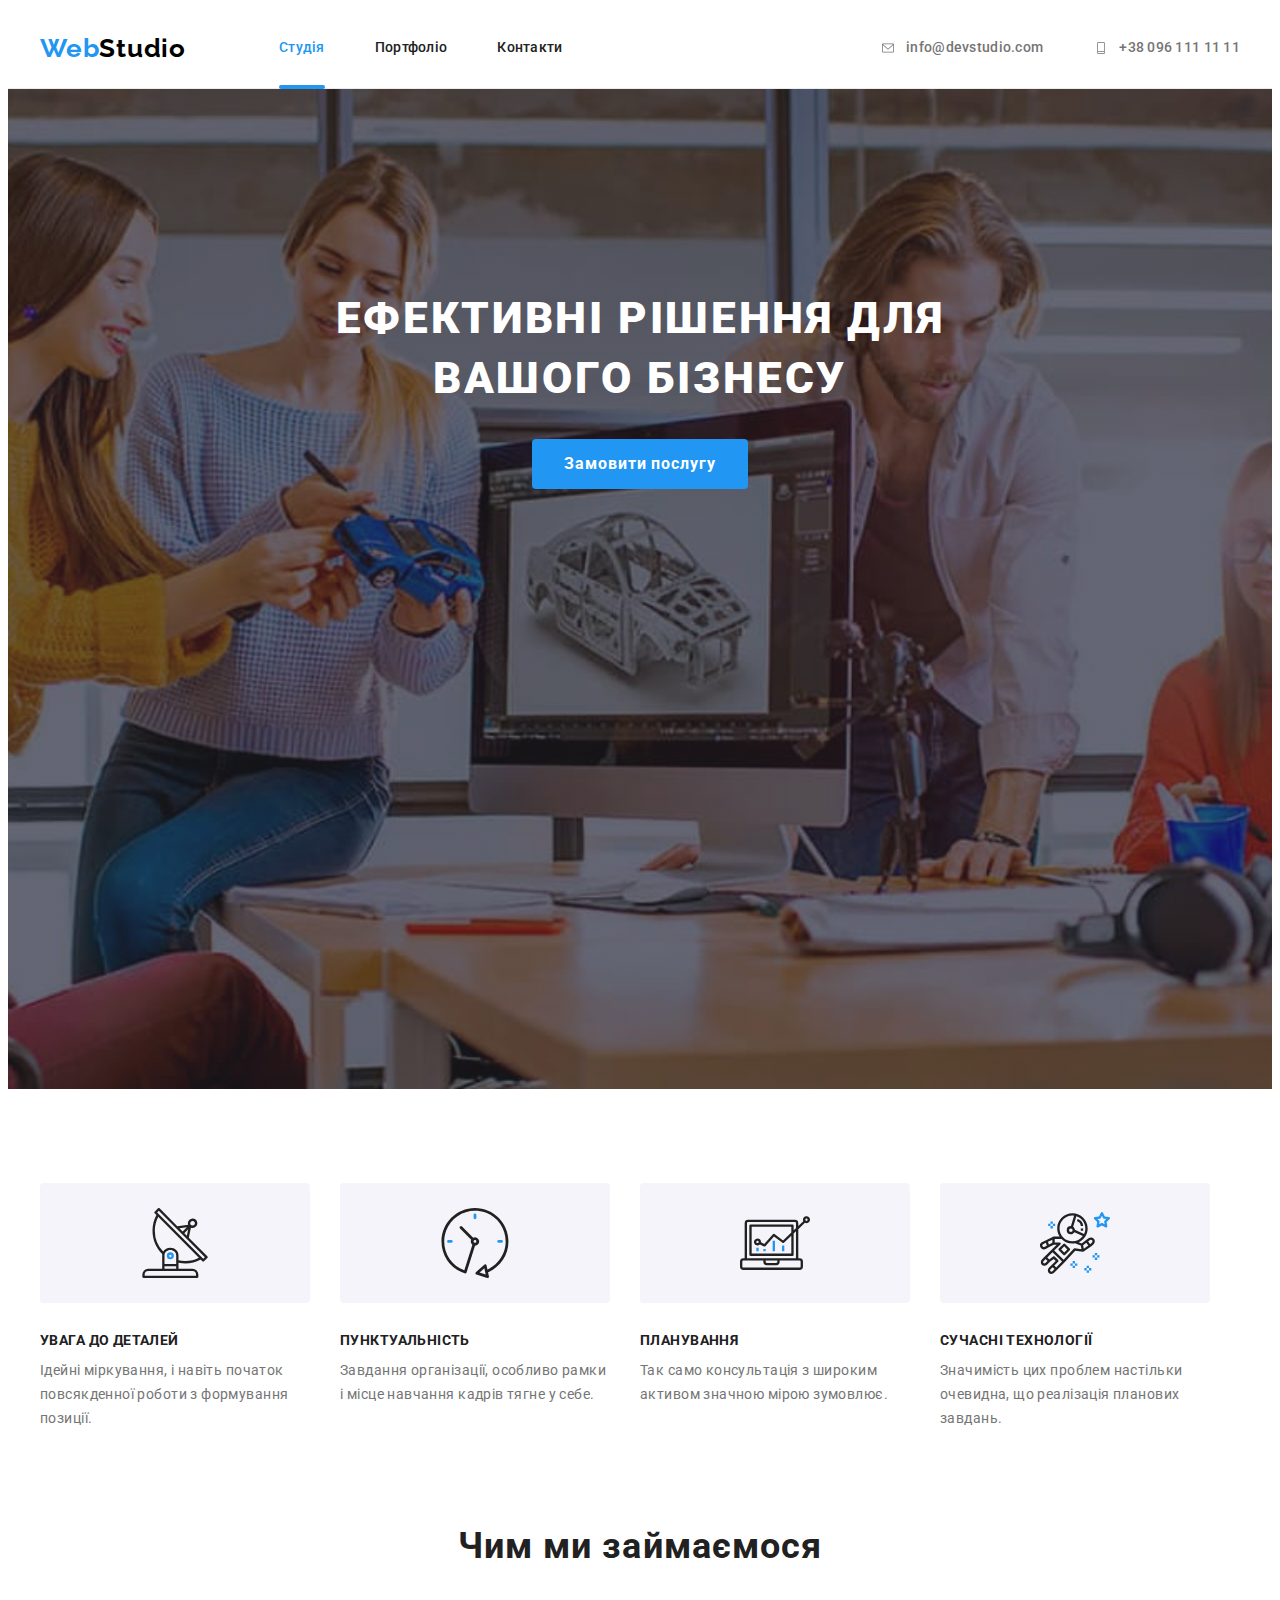
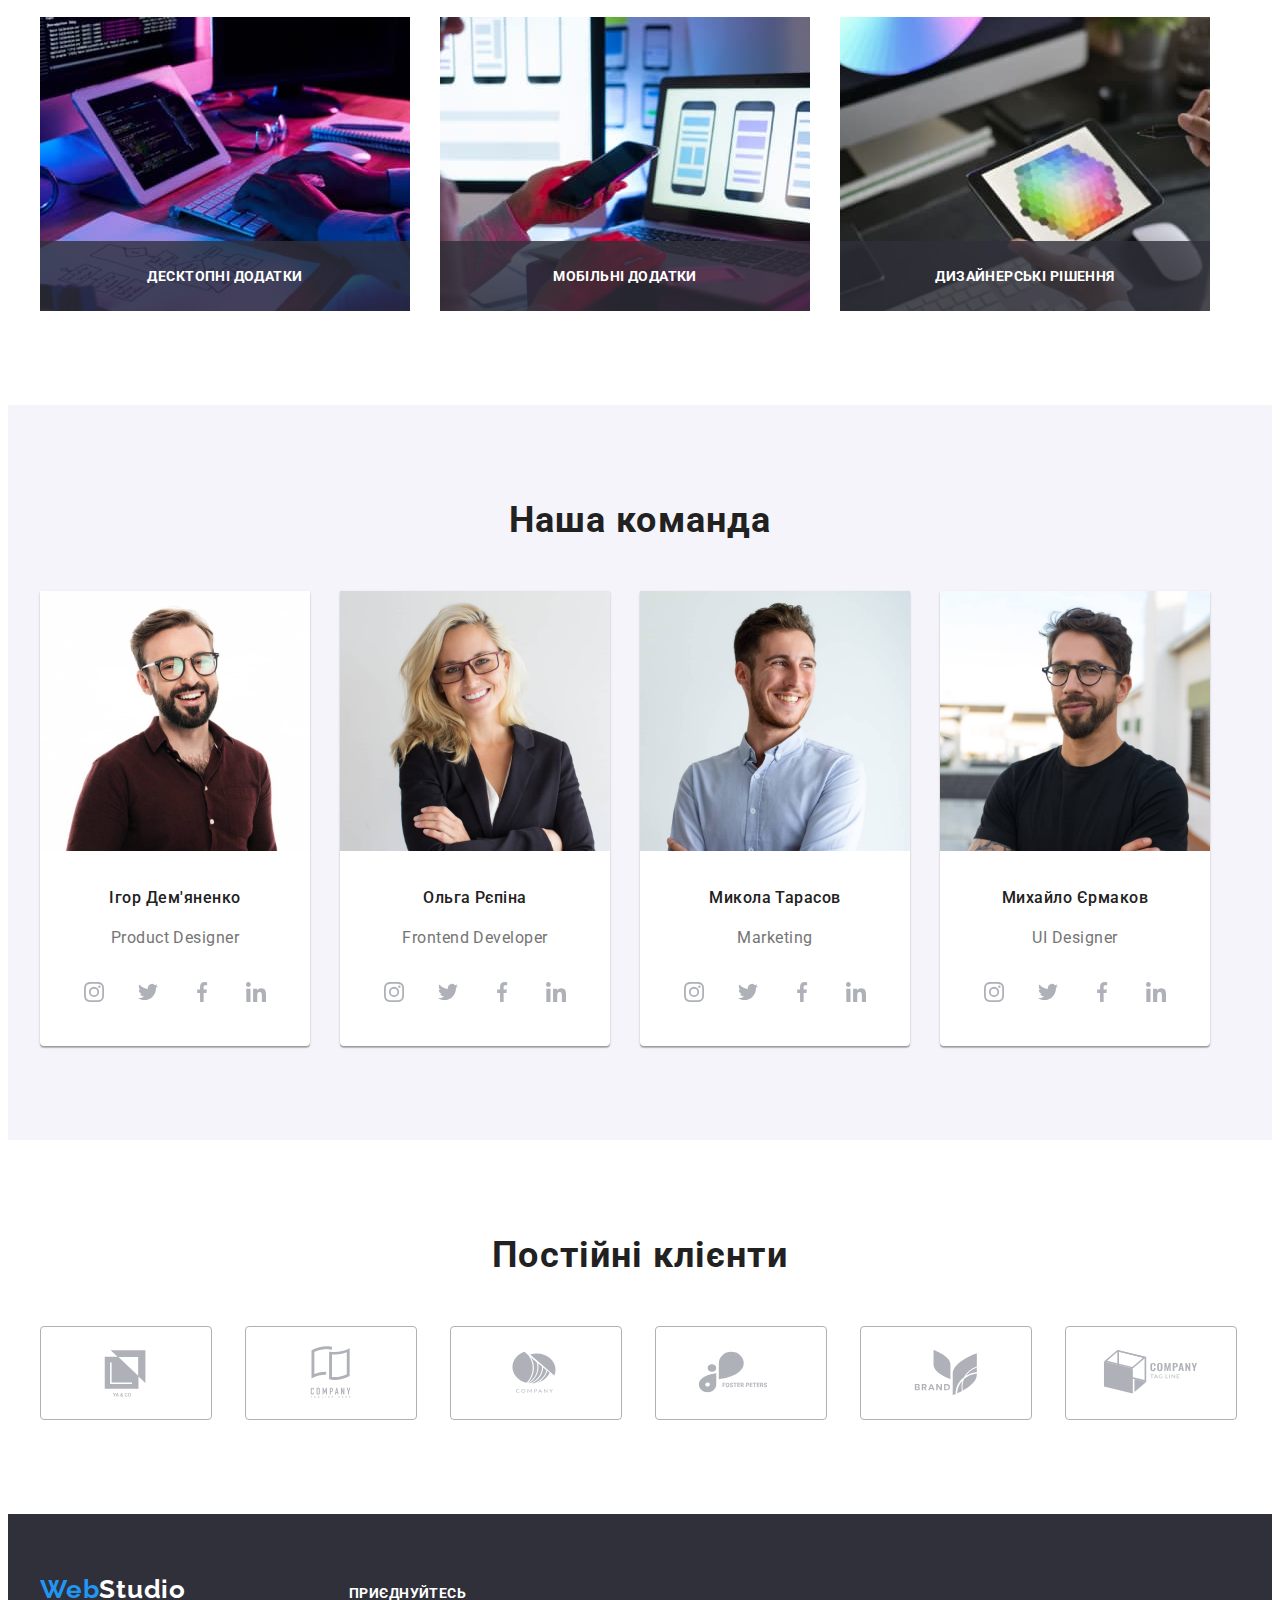
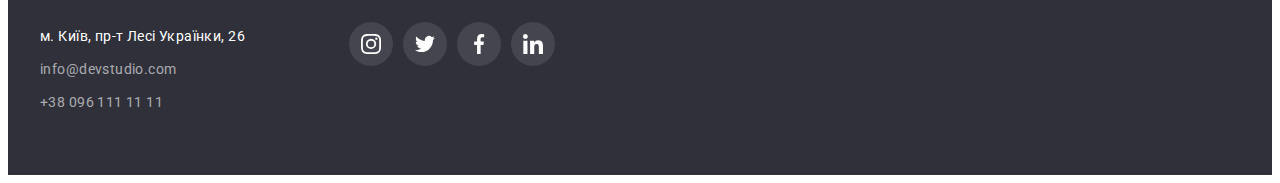
<file: index.html>
<!DOCTYPE html>
<html lang="uk">
  <head>
    <meta charset="UTF-8" />
    <meta http-equiv="X-UA-Compatible" content="IE=edge" />
    <meta name="viewport" content="width=device-width, initial-scale=1.0" />
    <title>Document</title>
    <link rel="preconnect" href="https://fonts.googleapis.com" />
    <link rel="preconnect" href="https://fonts.gstatic.com" crossorigin />
    <link
      href="https://fonts.googleapis.com/css2?family=Raleway:wght@700&family=Roboto:wght@400;500;700;900&display=swap"
      rel="stylesheet"
    />
    <link
      rel="stylesheet"
      href="https://cdnjs.cloudflare.com/ajax/libs/modern-normalize/1.1.0/modern-normalize.min.css"
      integrity="sha512-wpPYUAdjBVSE4KJnH1VR1HeZfpl1ub8YT/NKx4PuQ5NmX2tKuGu6U/JRp5y+Y8XG2tV+wKQpNHVUX03MfMFn9Q=="
      crossorigin="anonymous"
      referrerpolicy="no-referrer"
    />
    <link rel="stylesheet" href="./css/styles.css" />
  </head>
  <body>
    <!----------------------------------------------- header --------->
    <header class="heder">
      <!-- menu -->
      <div class="conteiner header-conteiner">
        <nav class="heder-nav">
          <a href="./index.html" lang="en" class="color-logo logo link"
            >Web<span class="heder-logo logo">Studio</span></a
          >
          <ul class="heder-list list">
            <li class="heder-item">
              <a href="" class="heder-link heder-studia link">Студія</a>
            </li>
            <li class="heder-item">
              <a href="./portfolio.html" class="heder-link link">Портфоліо</a>
            </li>
            <li class="heder-item">
              <a href="" class="heder-link link">Контакти</a>
            </li>
          </ul>
        </nav>
        <ul class="heder-list list">
          <li>
            <a href="mailto:info@devstudio.com" class="heder-email link">
              <svg class="email-icon" width="16" height="12">
                <use href="./images/icons.svg#icon-email"></use>
              </svg>
              info@devstudio.com
            </a>
          </li>
          <li>
            <a href="tel:+380961111111" class="heder-tel link"
              ><svg class="tel-icon" width="16" height="12">
                <use href="./images/icons.svg#icon-tel"></use>
              </svg>
              +38 096 111 11 11</a
            >
          </li>
        </ul>
      </div>
    </header>
    <!-- Унікальний контент сторінки -->
    <main>
      <!----------------------------------------------- hero ------------------->
      <section class="section-hero">
        <div class="conteiner">
          <h1 class="hero-title">Ефективні рішення для вашого бізнесу</h1>
          <button type="button" class="hero-btn btn" data-modal-open>Замовити послугу</button>
        </div>
      </section>
      <!-------------------------------------------- benefits ----------------->
      <section class="section-benefits section">
        <!---сховати заголовок--->
        <div class="conteiner">
          <h2 class="visually-hidden">Переваги</h2>
          <ul class="benefits-list list">
            <li class="benefits-item">
              <div class="benefits-icons">
                <svg class="icon-benefits" width="70" height="70">
                  <use href="./images/icons.svg#icon-benefits-1"></use>
                </svg>
              </div>
              <h3 class="benefits-title">Увага до деталей</h3>
              <p class="benefits-after-title">
                Ідейні міркування, і навіть початок повсякденної роботи з
                формування позиції.
              </p>
            </li>
            <li class="benefits-item">
              <div class="benefits-icons">
                <svg class="icon-benefits" width="70" height="70">
                  <use href="./images/icons.svg#icon-benefits-2"></use>
                </svg>
              </div>
              <h3 class="benefits-title">Пунктуальність</h3>
              <p class="benefits-after-title">
                Завдання організації, особливо рамки і місце навчання кадрів
                тягне у себе.
              </p>
            </li>
            <li class="benefits-item">
              <div class="benefits-icons">
                <svg class="icon-benefits" width="70" height="70">
                  <use href="./images/icons.svg#icon-benefits-3"></use>
                </svg>
              </div>
              <h3 class="benefits-title">Планування</h3>
              <p class="benefits-after-title">
                Так само консультація з широким активом значною мірою зумовлює.
              </p>
            </li>
            <li class="benefits-item">
              <div class="benefits-icons">
                <svg class="icon-benefits" width="70" height="70">
                  <use href="./images/icons.svg#icon-benefits-4"></use>
                </svg>
              </div>
              <h3 class="benefits-title">Сучасні технології</h3>
              <p class="benefits-after-title">
                Значимість цих проблем настільки очевидна, що реалізація
                планових завдань.
              </p>
            </li>
          </ul>
        </div>
      </section>
      <!---------------------------------------------- aktiviti ---------------->
      <section class="section-aktiviti section">
        <div class="conteiner">
          <h2 class="aktiviti-title">Чим ми займаємося</h2>
          <ul class="aktiviti-list list">
            <li class="aktiviti-item">
              <img
                src="./images/img-1.jpg"
                alt="стратегія"
                width="370"
                height="294"
                class="img"
              />
              <h3 class="aktiviti-after-title">Десктопні додатки</h3>
            </li>
            <li class="aktiviti-item">
              <img
                src="./images/img-2.jpg"
                alt="програмування"
                width="370"
                height="294"
                class="img"
              />
              <h3 class="aktiviti-after-title">Мобільні додатки</h3>
            </li>
            <li class="aktiviti-item">
              <img
                src="./images/img-3.jpg"
                alt="дизайн"
                width="370"
                height="294"
                class="img"
              />
              <h3 class="aktiviti-after-title">Дизайнерські рішення</h3>
            </li>
          </ul>
        </div>
      </section>
      <!----------------------------------------------- team ---------------->
      <section class="section-team section">
        <div class="conteiner">
          <h2 class="team-title">Наша команда</h2>
          <ul class="team-list list">
            <li class="team-item">
              <img
                src="./images/img-product-designer.jpg"
                alt="product designer"
                width="270"
                height="260"
                class="img"
              />
              <div class="team-name">
                <h3 class="team-people">Ігор Дем'яненко</h3>
                <p class="team-specialist">Product Designer</p>
                <!--ul.team-soc.list>li.team-soc-item*4>a.team-soc-link.link-->
                <ul class="team-soc list">
                  <li class="team-soc-item">
                    <a href="" class="team-soc-link link">
                      <svg class="team-soc-icon" width="20" height="20">
                        <use href="./images/icons.svg#icon-instagram"></use>
                      </svg>
                    </a>
                  </li>
                  <li class="team-soc-item">
                    <a href="" class="team-soc-link link"
                      ><svg class="team-soc-icon" width="20" height="20">
                        <use href="./images/icons.svg#icon-twitter"></use></svg
                    ></a>
                  </li>
                  <li class="team-soc-item">
                    <a href="" class="team-soc-link link"
                      ><svg class="team-soc-icon" width="20" height="20">
                        <use href="./images/icons.svg#icon-facebook"></use></svg
                    ></a>
                  </li>
                  <li class="team-soc-item">
                    <a href="" class="team-soc-link link"
                      ><svg class="team-soc-icon" width="20" height="20">
                        <use href="./images/icons.svg#icon-linkedin"></use></svg
                    ></a>
                  </li>
                </ul>
              </div>
            </li>
            <li class="team-item">
              <img
                src="./images/img-frontend-developer.jpg"
                alt="frontend developer"
                width="270"
                height="260"
                class="img"
              />
              <div class="team-name">
                <h3 class="team-people">Ольга Рєпіна</h3>
                <p class="team-specialist">Frontend Developer</p>
                <ul class="team-soc list">
                  <li class="team-soc-item">
                    <a href="" class="team-soc-link link">
                      <svg class="team-soc-icon" width="20" height="20">
                        <use href="./images/icons.svg#icon-instagram"></use>
                      </svg>
                    </a>
                  </li>
                  <li class="team-soc-item">
                    <a href="" class="team-soc-link link">
                      <svg class="team-soc-icon" width="20" height="20">
                        <use href="./images/icons.svg#icon-twitter"></use>
                      </svg>
                    </a>
                  </li>
                  <li class="team-soc-item">
                    <a href="" class="team-soc-link link"
                      ><svg class="team-soc-icon" width="20" height="20">
                        <use href="./images/icons.svg#icon-facebook"></use></svg
                    ></a>
                  </li>
                  <li class="team-soc-item">
                    <a href="" class="team-soc-link link">
                      <svg class="team-soc-icon" width="20" height="20">
                        <use href="./images/icons.svg#icon-linkedin"></use>
                      </svg>
                    </a>
                  </li>
                </ul>
              </div>
            </li>
            <li class="team-item">
              <img
                src="./images/img-marketing.jpg"
                alt="marketing"
                width="270"
                height="260"
                class="img"
              />
              <div class="team-name">
                <h3 class="team-people">Микола Тарасов</h3>
                <p class="team-specialist">Marketing</p>
                <ul class="team-soc list">
                  <li class="team-soc-item">
                    <a href="" class="team-soc-link link">
                      <svg class="team-soc-icon" width="20" height="20">
                        <use href="./images/icons.svg#icon-instagram"></use>
                      </svg>
                    </a>
                  </li>
                  <li class="team-soc-item">
                    <a href="" class="team-soc-link link"
                      ><svg class="team-soc-icon" width="20" height="20">
                        <use href="./images/icons.svg#icon-twitter"></use></svg
                    ></a>
                  </li>
                  <li class="team-soc-item">
                    <a href="" class="team-soc-link link"
                      ><svg class="team-soc-icon" width="20" height="20">
                        <use href="./images/icons.svg#icon-facebook"></use></svg
                    ></a>
                  </li>
                  <li class="team-soc-item">
                    <a href="" class="team-soc-link link"
                      ><svg class="team-soc-icon" width="20" height="20">
                        <use href="./images/icons.svg#icon-linkedin"></use></svg
                    ></a>
                  </li>
                </ul>
              </div>
            </li>
            <li class="team-item">
              <img
                src="./images/img-ui-designer.jpg"
                alt="ui designer"
                width="270"
                height="260"
                class="img"
              />
              <div class="team-name">
                <h3 class="team-people">Михайло Єрмаков</h3>
                <p class="team-specialist">UI Designer</p>
                <ul class="team-soc list">
                  <li class="team-soc-item">
                    <a href="" class="team-soc-link link">
                      <svg class="team-soc-icon" width="20" height="20">
                        <use href="./images/icons.svg#icon-instagram"></use>
                      </svg>
                    </a>
                  </li>
                  <li class="team-soc-item">
                    <a href="" class="team-soc-link link"
                      ><svg class="team-soc-icon" width="20" height="20">
                        <use href="./images/icons.svg#icon-twitter"></use></svg
                    ></a>
                  </li>
                  <li class="team-soc-item">
                    <a href="" class="team-soc-link link"
                      ><svg class="team-soc-icon" width="20" height="20">
                        <use href="./images/icons.svg#icon-facebook"></use></svg
                    ></a>
                  </li>
                  <li class="team-soc-item">
                    <a href="" class="team-soc-link link"
                      ><svg class="team-soc-icon" width="20" height="20">
                        <use href="./images/icons.svg#icon-linkedin"></use></svg
                    ></a>
                  </li>
                </ul>
              </div>
            </li>
          </ul>
        </div>
      </section>
      <!---------------------------------------------- customers ---------->
      <section class="section-customers section">
        <div class="conteiner">
          <h2 class="customers-title">Постійні клієнти</h2>
          <!--ul.team-soc.list>li.team-soc-item*4>a.team-soc-link.link-->
          <ul class="customers-list list">
            <li class="customers-item">
              <a href="#" class="customers-link link">
                <svg class="icon-customers-logo" width="106" height="60">
                  <use href="./images/icons.svg#icon-company-1"></use>
                </svg>
              </a>
            </li>
            <li class="customers-item">
              <a href="#" class="customers-link link">
                <svg class="icon-customers-logo" width="106" height="60">
                  <use href="./images/icons.svg#icon-company-2"></use></svg
              ></a>
            </li>
            <li class="customers-item">
              <a href="#" class="customers-link link">
                <svg class="icon-customers-logo" width="106" height="60">
                  <use href="./images/icons.svg#icon-company-3"></use></svg
              ></a>
            </li>
            <li class="customers-item">
              <a href="#" class="customers-link link">
                <svg class="icon-customers-logo" width="106" height="60">
                  <use href="./images/icons.svg#icon-company-4"></use></svg
              ></a>
            </li>
            <li class="customers-item">
              <a href="#" class="customers-link link">
                <svg class="icon-customers-logo" width="106" height="60">
                  <use href="./images/icons.svg#icon-company-5"></use></svg
              ></a>
            </li>
            <li class="customers-item">
              <a href="#" class="customers-link link">
                <svg class="icon-customers-logo" width="106" height="60">
                  <use href="./images/icons.svg#icon-company-6"></use>
                </svg>
              </a>
            </li>
          </ul>
        </div>
      </section>
    </main>
    <!--------------------------------------- Підвал сторінки -->
    <footer class="footer">
      <!---------------------------------------------footer -->
      <div class="conteiner conteiner-soc">
        <div class="footer-contacts">
          <a href="./index.html" lang="en" class="color-logo logo link"
            >Web<span class="footer-logo logo">Studio</span></a
          >
          <address class="address">
            <ul class="footer-list list">
              <li class="footer-item">
                <a
                  href="https://goo.gl/maps/eV7K1DGfb44Niiet6"
                  target="_blank"
                  rel="noopener noreferrer"
                  class="footer-address link"
                  >м. Київ, пр-т Лесі Українки, 26</a
                >
              </li>
              <li class="footer-item">
                <a href="malto:info@devstudio.com" class="footer-email link"
                  >info@devstudio.com</a
                >
              </li>
              <li class="footer-item">
                <a href="tel:+380961111111" class="footer-tel link"
                  >+38 096 111 11 11</a
                >
              </li>
            </ul>
          </address>
        </div>
        <div class="footer-soc-div">
          <strong class="footer-call">приєднуйтесь</strong>
          <ul class="footer-soc-list list">
            <li class="footer-soc-item">
              <a href="" class="footer-soc-link link">
                <svg class="footer-soc-icon" width="20" height="20">
                  <use href="./images/icons.svg#icon-instagram"></use>
                </svg>
              </a>
            </li>
            <li class="footer-soc-item">
              <a href="" class="footer-soc-link link"
                ><svg class="footer-soc-icon" width="20" height="20">
                  <use href="./images/icons.svg#icon-twitter"></use></svg
              ></a>
            </li>
            <li class="footer-soc-item">
              <a href="" class="footer-soc-link link"
                ><svg class="footer-soc-icon" width="20" height="20">
                  <use href="./images/icons.svg#icon-facebook"></use></svg
              ></a>
            </li>
            <li class="footer-soc-item">
              <a href="" class="footer-soc-link link"
                ><svg class="footer-soc-icon" width="20" height="20">
                  <use href="./images/icons.svg#icon-linkedin"></use></svg
              ></a>
            </li>
          </ul>
        </div>
      </div>
    </footer>
    <div class="backdrop is-hidden" data-modal>
      <div class="modal">
        <button type="button" class="modal-close-btn" data-modal-close>
          <svg class="modal-btn-icon"width="18" height="18">
            <use href="./images/icons.svg#icon-modal-btn"></use> 
          </svg>
        </button>
      </div>
    </div>
    <script src="./js/modal.js"></script>
  </body>
</html>
</file>
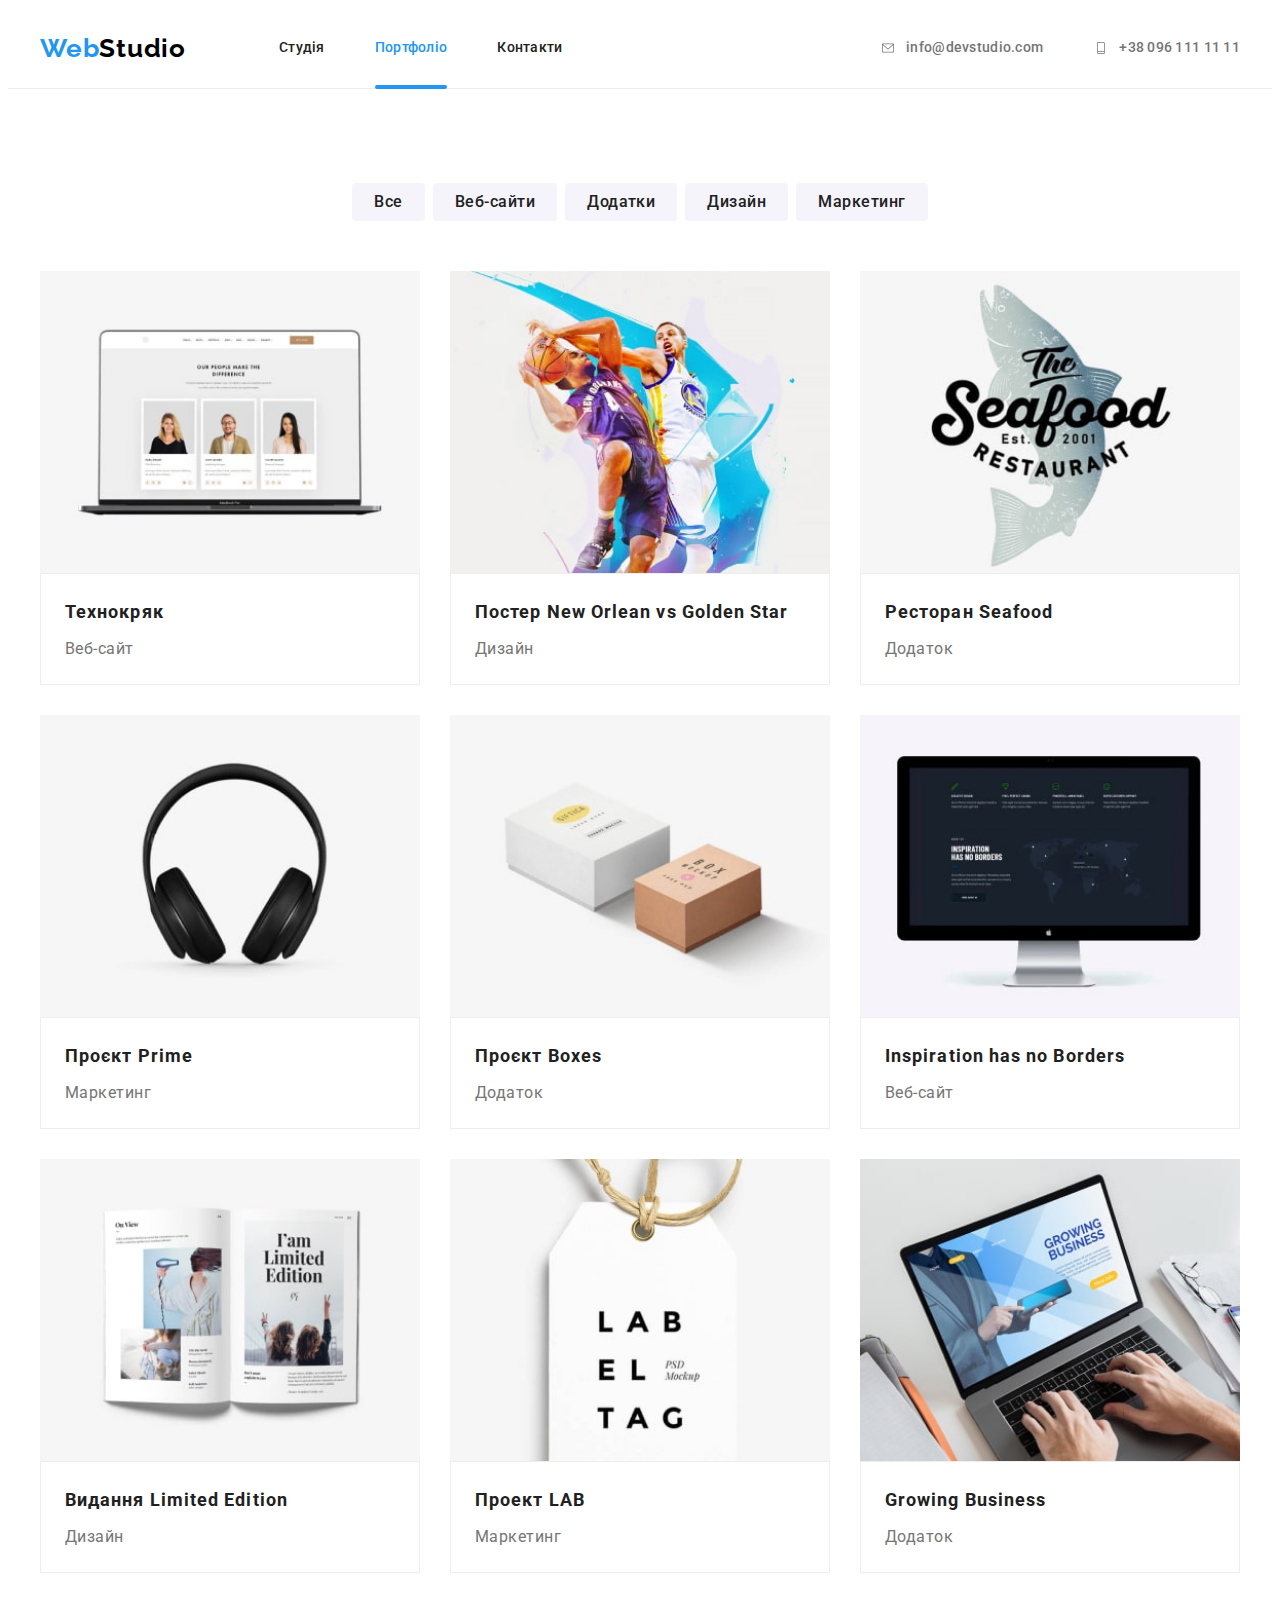
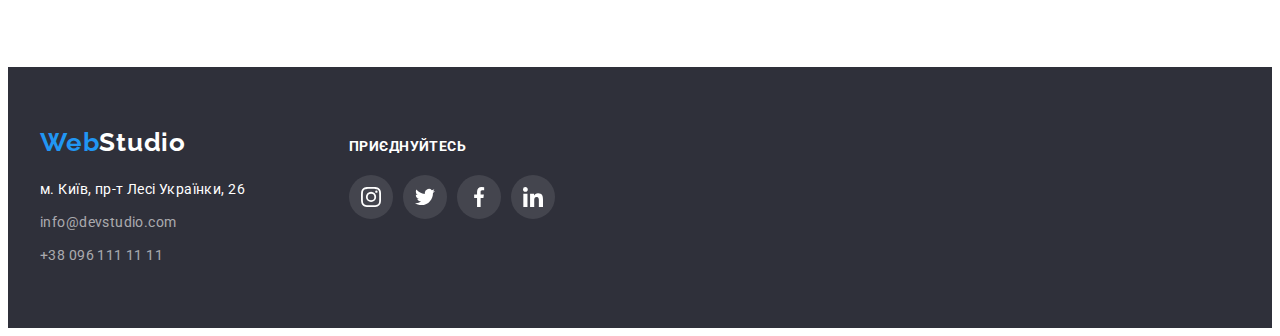
<file: portfolio.html>
<!DOCTYPE html>
<html lang="uk">
  <head>
    <meta charset="UTF-8" />
    <meta http-equiv="X-UA-Compatible" content="IE=edge" />
    <meta name="viewport" content="width=device-width, initial-scale=1.0" />
    <title>Document</title>
    <link rel="preconnect" href="https://fonts.googleapis.com" />
    <link rel="preconnect" href="https://fonts.gstatic.com" crossorigin />
    <link
      href="https://fonts.googleapis.com/css2?family=Raleway:wght@700&family=Roboto:wght@400;500;700;900&display=swap"
      rel="stylesheet"
    />
    <link
      rel="stylesheet"
      href="https://cdnjs.cloudflare.com/ajax/libs/modern-normalize/1.1.0/modern-normalize.min.css"
      integrity="sha512-wpPYUAdjBVSE4KJnH1VR1HeZfpl1ub8YT/NKx4PuQ5NmX2tKuGu6U/JRp5y+Y8XG2tV+wKQpNHVUX03MfMFn9Q=="
      crossorigin="anonymous"
      referrerpolicy="no-referrer"
    />
    <link rel="stylesheet" href="./css/styles.css" />
  </head>
  <body>
    <!-- Шпка сторінки -->
    <header class="heder">
      <!-- menu -->
      <div class="conteiner header-conteiner">
        <nav class="heder-nav">
          <a href="./index.html" lang="en" class="color-logo logo link"
            >Web<span class="heder-logo logo">Studio</span></a
          >
          <ul class="heder-list list">
            <li class="heder-item">
              <a href="./index.html" class="heder-link link">Студія</a>
            </li>
            <li class="heder-item">
              <a href="" class="heder-link heder-portfolio link">Портфоліо</a>
            </li>
            <li class="heder-item">
              <a href="" class="heder-link link">Контакти</a>
            </li>
          </ul>
        </nav>
        <ul class="heder-list list">
          <li>
            <a href="mailto:info@devstudio.com" class="heder-email link">
              <svg class="email-icon" width="16" height="12">
                <use href="./images/icons.svg#icon-email"></use>
              </svg>
              info@devstudio.com
            </a>
          </li>
          <li>
            <a href="tel:+380961111111" class="heder-tel link"
              ><svg class="tel-icon" width="16" height="12">
                <use href="./images/icons.svg#icon-tel"></use>
              </svg>
              +38 096 111 11 11</a
            >
          </li>
        </ul>
      </div>
    </header>
    <!-- Унікальний контент сторінки -->
    <main>
      <!-------------------------------------- portfolio batom------- -->
      <section class="batton-portfolio section">
        <div class="conteiner">
          <h2 class="visually-hidden">Види портфоліо</h2>
          <ul class="batton-list list">
            <li class="batton-item">
              <button type="button" class="portfolio-btn">Все</button>
            </li>
            <li class="batton-item">
              <button type="button" class="portfolio-btn">Веб-сайти</button>
            </li>
            <li class="batton-item">
              <button type="button" class="portfolio-btn">Додатки</button>
            </li>
            <li class="batton-item">
              <button type="button" class="portfolio-btn">Дизайн</button>
            </li>
            <li class="batton-item">
              <button type="button" class="portfolio-btn">Маркетинг</button>
            </li>
          </ul>
          <!----------------------------portfolio img------------------------------->
          <h2 class="visually-hidden">Портфоліо</h2>
          <ul class="portfolio-list list">
            <li class="portfolio-item">
              <a href="" class="portfolio-link link">
                <div class="portfolio-top-wrap">
                  <img
                    src="./images/img-portfolio-1-min.jpg"
                    alt="laptop"
                    width="370"
                    height="294"
                    class="img"
                  />
                  <p class="portfolio-title-overlay">
                    Ресурс пропонує комплексні пропозиції з різним рівнем
                    функціоналу та сервісів. Все це дозволить відвідувачу
                    отримати вичерпні відомості про компанію чи приватну особу.
                  </p>
                </div>
                <div class="portfolio-text">
                  <h3 class="portfolio-title">Технокряк</h3>
                  <p class="portfolio-after-title">Веб-сайт</p>
                </div>
              </a>
            </li>
            <li class="portfolio-item">
              <a href="" class="portfolio-link link">
                <div class="portfolio-top-wrap">
                  <img
                    src="./images/img-portfolio-2-min.jpg"
                    alt="sportsman"
                    width="370"
                    height="294"
                    class="img"
                  />
                  <p class="portfolio-title-overlay">
                    Ресурс пропонує комплексні пропозиції з різним рівнем
                    функціоналу та сервісів. Все це дозволить відвідувачу
                    отримати вичерпні відомості про компанію чи приватну особу.
                  </p>
                </div>
                <div class="portfolio-text">
                  <h3 class="portfolio-title">
                    Постер New Orlean vs Golden Star
                  </h3>
                  <p class="portfolio-after-title">Дизайн</p>
                </div>
              </a>
            </li>
            <li class="portfolio-item">
              <a href="" class="portfolio-link link">
                <div class="portfolio-top-wrap">
                  <img
                    src="./images/img-portfolio-3-min.jpg"
                    alt="fish"
                    width="370"
                    height="294"
                    class="img"
                  />
                  <p class="portfolio-title-overlay">
                    Ресурс пропонує комплексні пропозиції з різним рівнем
                    функціоналу та сервісів. Все це дозволить відвідувачу
                    отримати вичерпні відомості про компанію чи приватну особу.
                  </p>
                </div>
                <div class="portfolio-text">
                  <h3 class="portfolio-title">Ресторан Seafood</h3>
                  <p class="portfolio-after-title">Додаток</p>
                </div>
              </a>
            </li>
            <li class="portfolio-item">
              <a href="" class="portfolio-link link">
                <div class="portfolio-top-wrap">
                  <img
                    src="./images/img-portfolio-4-min.jpg"
                    alt="headphone"
                    width="370"
                    height="294"
                    class="img"
                  />
                  <p class="portfolio-title-overlay">
                    Ресурс пропонує комплексні пропозиції з різним рівнем
                    функціоналу та сервісів. Все це дозволить відвідувачу
                    отримати вичерпні відомості про компанію чи приватну особу.
                  </p>
                </div>
                <div class="portfolio-text">
                  <h3 class="portfolio-title">Проєкт Prime</h3>
                  <p class="portfolio-after-title">Маркетинг</p>
                </div>
              </a>
            </li>
            <li class="portfolio-item">
              <a href="" class="portfolio-link link">
                <div class="portfolio-top-wrap">
                  <img
                    src="./images/img-portfolio-5-min.jpg"
                    alt="boxes"
                    width="370"
                    height="294"
                    class="img"
                  />
                  <p class="portfolio-title-overlay">
                    Ресурс пропонує комплексні пропозиції з різним рівнем
                    функціоналу та сервісів. Все це дозволить відвідувачу
                    отримати вичерпні відомості про компанію чи приватну особу.
                  </p>
                </div>
                <div class="portfolio-text">
                  <h3 class="portfolio-title">Проєкт Boxes</h3>
                  <p class="portfolio-after-title">Додаток</p>
                </div>
              </a>
            </li>
            <li class="portfolio-item">
              <a href="" class="portfolio-link link">
                <div class="portfolio-top-wrap">
                  <img
                    src="./images/img-portfolio-6-min.jpg"
                    alt="monitor"
                    width="370"
                    height="294"
                    class="img"
                  />
                  <p class="portfolio-title-overlay">
                    Ресурс пропонує комплексні пропозиції з різним рівнем
                    функціоналу та сервісів. Все це дозволить відвідувачу
                    отримати вичерпні відомості про компанію чи приватну особу.
                  </p>
                </div>
                <div class="portfolio-text">
                  <h3 class="portfolio-title">Inspiration has no Borders</h3>
                  <p class="portfolio-after-title">Веб-сайт</p>
                </div>
              </a>
            </li>
            <li class="portfolio-item">
              <a href="" class="portfolio-link link">
                <div class="portfolio-top-wrap">
                  <img
                    src="./images/img-portfolio-7-min.jpg"
                    alt="magazine"
                    width="370"
                    height="294"
                    class="img"
                  />
                  <p class="portfolio-title-overlay">
                    Ресурс пропонує комплексні пропозиції з різним рівнем
                    функціоналу та сервісів. Все це дозволить відвідувачу
                    отримати вичерпні відомості про компанію чи приватну особу.
                  </p>
                </div>
                <div class="portfolio-text">
                  <h3 class="portfolio-title">Видання Limited Edition</h3>
                  <p class="portfolio-after-title">Дизайн</p>
                </div>
              </a>
            </li>
            <li class="portfolio-item">
              <a href="" class="portfolio-link link">
                <div class="portfolio-top-wrap">
                  <img
                    src="./images/img-portfolio-8-min.jpg"
                    alt="label"
                    width="370"
                    height="294"
                    class="img"
                  />
                  <p class="portfolio-title-overlay">
                    Ресурс пропонує комплексні пропозиції з різним рівнем
                    функціоналу та сервісів. Все це дозволить відвідувачу
                    отримати вичерпні відомості про компанію чи приватну особу.
                  </p>
                </div>
                <div class="portfolio-text">
                  <h3 class="portfolio-title">Проект LAB</h3>
                  <p class="portfolio-after-title">Маркетинг</p>
                </div>
              </a>
            </li>
            <li class="portfolio-item">
              <a href="" class="portfolio-link link">
                <div class="portfolio-top-wrap">
                  <img
                    src="./images/img-portfolio-9-min.jpg"
                    alt="working laptop"
                    width="370"
                    height="294"
                    class="img"
                  />
                  <p class="portfolio-title-overlay">
                    Ресурс пропонує комплексні пропозиції з різним рівнем
                    функціоналу та сервісів. Все це дозволить відвідувачу
                    отримати вичерпні відомості про компанію чи приватну особу.
                  </p>
                </div>
                <div class="portfolio-text">
                  <h3 class="portfolio-title">Growing Business</h3>
                  <p class="portfolio-after-title">Додаток</p>
                </div>
              </a>
            </li>
          </ul>
        </div>
      </section>
    </main>
    <!-- Підвал сторінки -->
    <footer class="footer">
      <!---------------------------------------------footer -->
      <div class="conteiner conteiner-soc">
        <div class="footer-contacts">
          <a href="./index.html" lang="en" class="color-logo logo link"
            >Web<span class="footer-logo logo">Studio</span></a
          >
          <address class="address">
            <ul class="footer-list list">
              <li class="footer-item">
                <a
                  href="https://goo.gl/maps/eV7K1DGfb44Niiet6"
                  target="_blank"
                  rel="noopener noreferrer"
                  class="footer-address link"
                  >м. Київ, пр-т Лесі Українки, 26</a
                >
              </li>
              <li class="footer-item">
                <a href="malto:info@devstudio.com" class="footer-email link"
                  >info@devstudio.com</a
                >
              </li>
              <li class="footer-item">
                <a href="tel:+380961111111" class="footer-tel link"
                  >+38 096 111 11 11</a
                >
              </li>
            </ul>
          </address>
        </div>
        <div class="footer-soc-div">
          <strong class="footer-call">приєднуйтесь</strong>
          <ul class="footer-soc-list list">
            <li class="footer-soc-item">
              <a href="" class="footer-soc-link link">
                <svg class="footer-soc-icon" width="20" height="20">
                  <use href="./images/icons.svg#icon-instagram"></use>
                </svg>
              </a>
            </li>
            <li class="footer-soc-item">
              <a href="" class="footer-soc-link link"
                ><svg class="footer-soc-icon" width="20" height="20">
                  <use href="./images/icons.svg#icon-twitter"></use></svg
              ></a>
            </li>
            <li class="footer-soc-item">
              <a href="" class="footer-soc-link link"
                ><svg class="footer-soc-icon" width="20" height="20">
                  <use href="./images/icons.svg#icon-facebook"></use></svg
              ></a>
            </li>
            <li class="footer-soc-item">
              <a href="" class="footer-soc-link link"
                ><svg class="footer-soc-icon" width="20" height="20">
                  <use href="./images/icons.svg#icon-linkedin"></use></svg
              ></a>
            </li>
          </ul>
        </div>
      </div>
    </footer>
  </body>
</html>
</file>
<file: css/styles.css>
:root {
  --head-color: #212121; /*колір заголовків і навігації*/
  --text-color: #757575; /*колір вторинного тексту*/
  --accent-color: #2196f3; /*колір акцентів, частини логотипу, фону кнопок*/
  --background-color: #2f303a; /*головний колір підкладки*/
  --main-light-color: #ffffff; /*білий колір*/
  --main-dark-color: #000000; /*чорний колір*/
  --secondary-bgr-color: #f5f4fa; /*другорядний колір підкладки*/
  --border-color: #eeeeee; /*колір рамок на картинках*/
  --secondary-border-color: #ececec; /*другорядний колір рамки*/
  --block-margin: 30px; /*стандартні відступи між блоками*/
  --section-margin: 94px; /*стандартні відступи між секціями*/
  --svg-baza-color: #afb1b8; /* базовий колір svg елементів */
}

p,
h1,
h2,
h3,
h4,
h5,
h6 {
  margin: 0;
}

ul {
  margin: 0;
  padding-left: 0;
}

body {
  font-family: "Roboto", sans-serif;
  color: var(--head-color);
}

.address {
  font-style: normal;
}

.list {
  list-style: none;
  padding: 0;
  margin: 0;
}

.link {
  text-decoration: none;
  display: block;
}

.conteiner {
  width: 1200px;
  padding-left: 15px;
  padding-right: 15px;
  margin: 0 auto;
}

.section {
  padding-top: 94px;
  padding-bottom: 94px;
}

/*------------------------------------------- heder ------*/

.header-conteiner {
  display: flex;
  align-items: center;
}

.heder-nav {
  display: flex;
}

.heder-list {
  display: flex;
  margin-left: auto;
  column-gap: 50px;
}

/*.heder-item:not(:last-child) {
margin-right: 50px;
}*/

.heder {
  background-color: var(--main-light-color);
  border-bottom: 1px solid var(--secondary-border-color);
}

.logo {
  font-family: "Raleway";
  font-weight: 700;
  font-size: 26px;
  line-height: 1.19; /* identical to box height */
  letter-spacing: 0.03em;
}

.color-logo {
  color: var(--accent-color);
  display: flex;
  align-items: center;
  margin-right: 93px;
}

.heder-logo {
  color: var(--main-dark-color);
}

.heder-link {
  font-weight: 500;
  font-size: 14px;
  line-height: 1.14;
  letter-spacing: 0.02em;
  color: var(--head-color);
  padding: 32px 0;
  transition: color 250ms cubic-bezier(0.4, 0, 0.2, 1);
}

.heder-link:hover,
.heder-link:focus {
  color: var(--accent-color);
}

.heder-email,
.heder-tel {
  font-weight: 500;
  font-size: 14px;
  line-height: 1.14;
  letter-spacing: 0.02em;
  color: var(--text-color);
  display: flex;
  align-items: center;
  transition: color 250ms cubic-bezier(0.4, 0, 0.2, 1);
}

.email-icon,
.tel-icon {
  fill: currentColor;
  align-items: center;
  margin-right: 10px;
}

.heder-email:hover,
.heder-email:focus {
  color: var(--accent-color);
}

.heder-tel:hover,
.heder-tel:focus {
  color: var(--accent-color);
}

a.heder-studia,
a.heder-portfolio {
  color: var(--accent-color);
}

.heder-item {
  position: relative;
}

a.heder-studia::after {
  content: "";
  width: 100%;
  height: 4px;
  background: var(--accent-color);
  border-radius: 2px;
  display: block;
  bottom: -1px;
  left: 0;
  position: absolute;
}

a.heder-portfolio::after {
  content: "";
  width: 100%;
  height: 4px;
  background: var(--accent-color);
  border-radius: 2px;
  display: block;
  bottom: -1px;
  left: 0;
  position: absolute;
}

/* align-items: center;
  justify-content: center;
  align-content: center; */

.nav {
  align-items: center;
}

/*----- Унікальний контент сторінки -----*/
/*----------------------------------------------- hero -----*/
.section-hero {
  background-color: #2f303a;
  padding: 200px 0;
  text-align: center;
  max-width: 1600px;
  height: 600px;
  margin-left: auto;
  margin-right: auto;
  background-image: linear-gradient(
      rgba(47, 48, 58, 0.4),
      rgba(47, 48, 58, 0.4)
    ),
    url("../images/Img-hero.jpg");
  background-repeat: no-repeat;
  background-position: center;
  background-size: cover;
}

.hero-title {
  font-weight: 900;
  font-size: 44px;
  line-height: 1.36; /* or 136% */
  text-align: center;
  letter-spacing: 0.06em;
  text-transform: uppercase;
  color: var(--main-light-color);
  margin-left: auto;
  margin-right: auto;
  max-width: 696px;
  margin-bottom: 30px;
}

.hero-btn {
  padding: 10px 32px;
  border-radius: 4px;
  display: block;

  font-family: inherit;
  font-weight: 700;
  font-size: 16px;
  line-height: 1.89; /* identical to box height, or 188% */

  align-items: center;
  text-align: center;
  letter-spacing: 0.06em;
  color: var(--main-light-color);
  background-color: var(--accent-color);
  min-width: 216px;

  border: transparent;
  cursor: pointer;
  margin: 0px auto;
  transition: color 250ms cubic-bezier(0.4, 0, 0.2, 1);
}

.hero-btn:hover,
.hero-btn:focus {
  background-color: #188ce8;
}

/*-------------------------------------------- benefits ------------*/

.benefits-list {
  display: flex;
  margin-left: auto;
  column-gap: 30px;
}

.benefits-item {
  width: 270px;
}

.benefits-icons {
  width: 270px;
  height: 120px;
  background-color: #f5f4fa;
  border-radius: 4px;
  margin-bottom: 30px;
  display: flex;
  align-items: center;
  justify-content: center;
}

.img {
  display: block;
  min-width: 100%;
  height: auto;
}

/*-прихований заголовок-*/
.visually-hidden {
  position: absolute;
  white-space: nowrap;
  width: 1px;
  height: 1px;
  overflow: hidden;
  border: 0;
  padding: 0;
  clip: rect(0 0 0 0);
  clip-path: inset(50%);
  margin: -1px;
}

.benefits-title {
  font-weight: 700;
  font-size: 14px;
  line-height: 1.14;
  letter-spacing: 0.03em;
  text-transform: uppercase;
  margin-bottom: 10px;
}

.benefits-after-title {
  font-size: 14px;
  line-height: 1.71;
  letter-spacing: 0.03em;
  color: var(--text-color);
}

/*--------------------------------------------- aktiviti -----------------*/

.section-aktiviti {
  padding-top: 0;
}

.aktiviti-list {
  display: flex;
  margin-left: auto;
  column-gap: 30px;
}

.aktiviti-item {
  position: relative;
}

.aktiviti-title {
  font-weight: 700;
  font-size: 36px;
  line-height: 1.17;
  text-align: center;
  letter-spacing: 0.03em;
  margin-bottom: 50px;
}

.aktiviti-after-title {
  position: absolute;
  bottom: 0;
  left: auto;
  width: 100%;
  height: 70px;

  font-weight: 700;
  font-size: 14px;
  line-height: calc(16 / 14);
  text-align: center;
  letter-spacing: 0.03em;
  text-transform: uppercase;
  color: var(--main-light-color);

  background: rgba(47, 48, 58, 0.8);
  display: flex;
  align-items: center;
  justify-content: center;
}

/*---------------------------------------------- team --------------------*/

.team-list {
  display: flex;
  margin-left: auto;
  column-gap: 30px;
}

.team-name {
  padding: 32px 30px;
}

.section-team {
  background-color: var(--secondary-bgr-color);
}
.team-title {
  font-weight: 700;
  font-size: 36px;
  line-height: 1.17;
  text-align: center;
  letter-spacing: 0.03em;
  margin-bottom: 50px;
}

.team-people {
  font-weight: 500;
  font-size: 16px;
  line-height: 1.9; /* identical to box height */
  text-align: center;
  letter-spacing: 0.03em;
  margin-bottom: 10px;
}
.team-specialist {
  font-size: 16px;
  line-height: 1.9; /* identical to box height */
  text-align: center;
  letter-spacing: 0.03em;
  color: var(--text-color);
  margin-bottom: 16px;
}

.team-item {
  background-color: var(--main-light-color);
  box-shadow: 0px 1px 3px rgba(0, 0, 0, 0.12), 0px 1px 1px rgba(0, 0, 0, 0.14),
    0px 2px 1px rgba(0, 0, 0, 0.2);
  border-radius: 0px 0px 4px 4px;
}

.team-soc {
  display: flex;
  justify-content: center;
  gap: 10px;
}

.team-soc-link {
  width: 44px;
  height: 44px;
  border-radius: 50%;
  background-color: var(--main-light-color);
  display: flex;
  align-items: center;
  justify-content: center;
  color: var(--svg-baza-color);
  transition: color 250ms cubic-bezier(0.4, 0, 0.2, 1),
    background-color 250ms cubic-bezier(0.4, 0, 0.2, 1);
}

.team-soc-icon {
  fill: currentColor;
  transition: fill 250ms cubic-bezier(0.4, 0, 0.2, 1);
}

.team-soc-link:hover,
.team-soc-link:focus {
  background-color: var(--accent-color);
  color: var(--main-light-color);
}

/* інший спосіб подвійного hover/focus */
/* .team-soc-link:hover,
.team-soc-link:focus {
  background-color: #2196F3;
}
.team-soc-link:hover .team-soc-icon,
.team-soc-link:focus .team-soc-icon {
  fill: #FFFFFF;
}
.team-soc-icon {
  fill: #AFB1B8;
} */

/* -----------------------------------customers-------------- */

.customers-title {
  font-weight: 700;
  font-size: 36px;
  line-height: 1.17;
  text-align: center;
  letter-spacing: 0.03em;
  margin-bottom: 50px;
}

.customers-link {
  width: 170px;
  height: 92px;
  background-color: transparent;
  border: 1px solid var(--svg-baza-color);
  border-radius: 4px;
  display: flex;
  align-items: center;
  justify-content: center;
  color: var(--svg-baza-color);
  transition: color 250ms cubic-bezier(0.4, 0, 0.2, 1),
    border-color 250ms cubic-bezier(0.4, 0, 0.2, 1);
}

.icon-customers-logo {
  fill: currentColor;
  width: 106px;
  height: 60px;
}

.customers-link:hover,
.customers-link:focus {
  border-color: var(--accent-color);
  color: var(--accent-color);
}

.customers-list {
  display: flex;
  column-gap: 30px;
}

.customers-item {
  width: calc((100% - 150px) / 6);
}

/*------------------------------------------------footer--------------------*/

.footer {
  background-color: var(--background-color);
  padding-top: 60px;
  padding-bottom: 60px;
}

.address {
  margin-top: 20px;
}

.footer-logo {
  color: var(--main-light-color);
}

.footer-item {
  margin-bottom: 9px;
}

.footer-contacts {
  margin-right: 70px;
}

.footer-item:last-child {
  margin-bottom: 0px;
}

.footer-address {
  font-size: 14px;
  line-height: 1.71; /* or 171% */
  letter-spacing: 0.03em;
  color: var(--main-light-color);
  transition: color 250ms cubic-bezier(0.4, 0, 0.2, 1);
}

.footer-address:hover,
.footer-address:focus {
  color: var(--accent-color);
}

.footer-email {
  font-weight: 400;
  font-size: 14px;
  line-height: 1.71; /* or 171% */
  letter-spacing: 0.03em;
  color: rgba(255, 255, 255, 0.6);
  margin-bottom: 9px;
  transition: color 250ms cubic-bezier(0.4, 0, 0.2, 1);
}

.footer-email:hover,
.footer-email:focus {
  color: var(--accent-color);
}

.footer-tel {
  font-size: 14px;
  line-height: 1.71; /* or 171% */
  letter-spacing: 0.03em;
  color: rgba(255, 255, 255, 0.6);
  transition: color 250ms cubic-bezier(0.4, 0, 0.2, 1);
}

.footer-tel:hover,
.footer-tel:focus {
  color: var(--accent-color);
}

.footer-call {
  font-weight: 700;
  font-size: 14px;
  line-height: 1.14;
  letter-spacing: 0.03em;
  text-transform: uppercase;
  color: #ffffff;
}

.footer-soc-list {
  display: flex;
  justify-content: center;
  gap: 10px;
  margin-top: 20px;
}

.footer-soc-link {
  width: 44px;
  height: 44px;
  border-radius: 50%;
  background-color: rgba(255, 255, 255, 0.1);
  display: flex;
  align-items: center;
  justify-content: center;
  color: var(--main-light-color);
  transition: color 250ms cubic-bezier(0.4, 0, 0.2, 1),
    background-color 250ms cubic-bezier(0.4, 0, 0.2, 1);
}

.footer-soc-icon {
  fill: currentColor;
}

.footer-soc-link:hover,
.footer-soc-link:focus {
  background-color: var(--accent-color);
  color: var(--main-light-color);
}

.conteiner-soc {
  display: flex;
  align-items: baseline;
}

.footer-soc-div {
  display: block;
  height: 80px;
  justify-content: center;
}

.backdrop {
  position: fixed;
  top: 0;
  left: 0;
  width: 100%;
  height: 100%;
  background-color: rgba(0, 0, 0, 0.2);
  transition: opacity 500ms linear, visibility 500ms;
}

.modal {
  position: absolute;
  top: 50%;
  left: 50%;
  width: 528px;
  min-height: 581px;
  background: #ffffff;
  box-shadow: 0px 1px 3px rgba(0, 0, 0, 0.12), 0px 1px 1px rgba(0, 0, 0, 0.14),
    0px 2px 1px rgba(0, 0, 0, 0.2);
  border-radius: 4px;

  transform: translate(-50%, -50%) scale(1);
  transition: transform 300ms linear;
}

.backdrop.is-hidden.modal {
  transform: scale(0);
}

.modal-close-btn {
  position: absolute;
  top: 0;
  right: 0;
  margin-top: 15px;
  margin-right: 15px;
  width: 30px;
  height: 30px;
  background: #ffffff;
  border: 1px solid rgba(0, 0, 0, 0.1);
  border-radius: 50%;
  display: flex;
  align-items: center;
}

.is-hidden {
  opacity: 0;
  visibility: hidden;
  pointer-events: none;
}
/*-------------------portfolio--------------------*/

.portfolio-btn {
  padding: 6px 22px;
  border-radius: 4px;
  border: 0px;
  display: inline-block;

  font-family: inherit;
  font-weight: 500;
  font-size: 16px;
  line-height: 1.62; /* identical to box height, or 162% */
  text-align: center;
  letter-spacing: 0.03em;
  color: var(--head-color);
  background-color: var(--secondary-bgr-color);
  border-radius: 4px;
  transition: color 250ms cubic-bezier(0.4, 0, 0.2, 1),
    background-color 250ms cubic-bezier(0.4, 0, 0.2, 1),
    box-shadow 250ms cubic-bezier(0.4, 0, 0.2, 1);
}

.portfolio-btn:hover,
.portfolio-btn:focus {
  color: var(--main-light-color);
  background-color: var(--accent-color);
  box-shadow: 0px 3px 1px rgba(0, 0, 0, 0.1), 0px 1px 2px rgba(0, 0, 0, 0.08),
    0px 2px 2px rgba(0, 0, 0, 0.12);
}

/* .portfolio-btn:hover,
.portfolio-btn:focus {
  box-shadow: 0px 3px 1px rgba(0, 0, 0, 0.1), 0px 1px 2px rgba(0, 0, 0, 0.08),
    0px 2px 2px rgba(0, 0, 0, 0.12);
  border-radius: 4px;
} */

.portfolio-gallery {
  background-color: var(--secondary-bgr-color);
}

.portfolio-list {
  background-color: var(--main-light-color);
  display: flex;
  flex-wrap: wrap;
  gap: 30px;
}

.batton-list {
  display: flex;
  justify-content: center;
  margin-bottom: 50px;
  column-gap: 8px;
}

/* .batton-item:hover,
.batton-item:focus {
  box-shadow: 0px 3px 1px rgba(0, 0, 0, 0.1), 0px 1px 2px rgba(0, 0, 0, 0.08),
    0px 2px 2px rgba(0, 0, 0, 0.12);
  border-radius: 4px;
} */

.portfolio-item {
  width: calc((100% - 60px) / 3);
}

.portfolio-item:hover .portfolio-title-overlay {
  transform: translateY(0);
}

.portfolio-link {
  transition: box-shadow 250ms cubic-bezier(0.4, 0, 0.2, 1);
}

.portfolio-link:hover,
.portfolio-link:focus {
  box-shadow: 0px 1px 1px rgba(0, 0, 0, 0.12), 0px 4px 4px rgba(0, 0, 0, 0.06),
    1px 4px 6px rgba(0, 0, 0, 0.16);
}

.portfolio-text {
  padding: 20px 24px;
  border-top: transparent;
  border: 1px solid var(--border-color);
}

.portfolio-top-wrap {
  position: relative;
  overflow: hidden;
}

.portfolio-title-overlay {
  position: absolute;
  top: 0;
  left: 0;
  padding: 63px 24px;
  height: 100%;

  font-size: 18px;
  line-height: 1.56;
  letter-spacing: 0.03em;
  color: var(--main-light-color);
  background: rgba(33, 150, 243, 0.9);

  transform: translateY(100%);
  transition: transform 250ms cubic-bezier(0.4, 0, 0.2, 1);
}

.portfolio-title {
  font-weight: 700;
  font-size: 18px;
  line-height: 2; /* identical to box height, or 200% */
  letter-spacing: 0.06em;
  color: var(--head-color);
  margin-bottom: 4px;
}

.portfolio-after-title {
  font-size: 16px;
  line-height: 1.88; /* identical to box height, or 188% */
  letter-spacing: 0.03em;
  color: var(--text-color);
}

.visually-hidden {
  margin-bottom: 4px;
}
</file>
